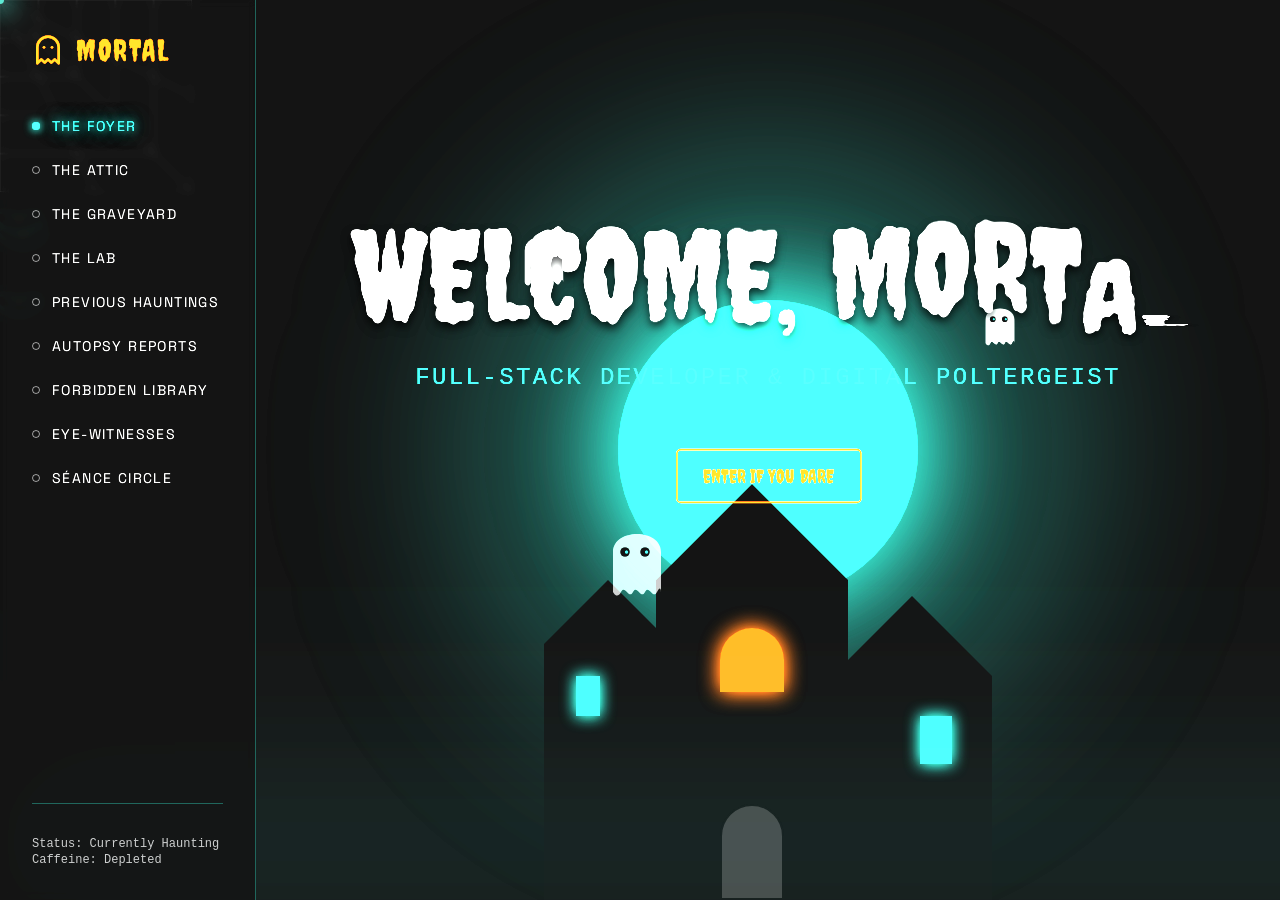
<file: index.html>
<!doctype html>
<html lang="en">
  <head>
    <meta charset="UTF-8" />
    <link rel="icon" type="image/svg+xml" href="/vite.svg" />
    <meta name="viewport" content="width=device-width, initial-scale=1.0" />
    <title>Mystery Haunting</title>
    <script type="module" crossorigin src="./assets/main.js"></script>
    <link rel="modulepreload" crossorigin href="./components/Icons.js">
    <link rel="modulepreload" crossorigin href="./components/GlobalEffects.js">
    <link rel="modulepreload" crossorigin href="./components/Layout.js">
    <link rel="stylesheet" crossorigin href="./assets/main.css">
  </head>
  <body>
    <div id="root"></div>
  </body>
</html>
</file>
<file: assets/main.css>
@import"https://fonts.googleapis.com/css2?family=Creepster&family=Space+Grotesk:wght@400;500;600;700&display=swap";@tailwind base;@tailwind components;@tailwind utilities;*,:before,:after{--tw-border-spacing-x: 0;--tw-border-spacing-y: 0;--tw-translate-x: 0;--tw-translate-y: 0;--tw-rotate: 0;--tw-skew-x: 0;--tw-skew-y: 0;--tw-scale-x: 1;--tw-scale-y: 1;--tw-pan-x: ;--tw-pan-y: ;--tw-pinch-zoom: ;--tw-scroll-snap-strictness: proximity;--tw-gradient-from-position: ;--tw-gradient-via-position: ;--tw-gradient-to-position: ;--tw-ordinal: ;--tw-slashed-zero: ;--tw-numeric-figure: ;--tw-numeric-spacing: ;--tw-numeric-fraction: ;--tw-ring-inset: ;--tw-ring-offset-width: 0px;--tw-ring-offset-color: #fff;--tw-ring-color: rgb(59 130 246 / .5);--tw-ring-offset-shadow: 0 0 #0000;--tw-ring-shadow: 0 0 #0000;--tw-shadow: 0 0 #0000;--tw-shadow-colored: 0 0 #0000;--tw-blur: ;--tw-brightness: ;--tw-contrast: ;--tw-grayscale: ;--tw-hue-rotate: ;--tw-invert: ;--tw-saturate: ;--tw-sepia: ;--tw-drop-shadow: ;--tw-backdrop-blur: ;--tw-backdrop-brightness: ;--tw-backdrop-contrast: ;--tw-backdrop-grayscale: ;--tw-backdrop-hue-rotate: ;--tw-backdrop-invert: ;--tw-backdrop-opacity: ;--tw-backdrop-saturate: ;--tw-backdrop-sepia: ;--tw-contain-size: ;--tw-contain-layout: ;--tw-contain-paint: ;--tw-contain-style: }::backdrop{--tw-border-spacing-x: 0;--tw-border-spacing-y: 0;--tw-translate-x: 0;--tw-translate-y: 0;--tw-rotate: 0;--tw-skew-x: 0;--tw-skew-y: 0;--tw-scale-x: 1;--tw-scale-y: 1;--tw-pan-x: ;--tw-pan-y: ;--tw-pinch-zoom: ;--tw-scroll-snap-strictness: proximity;--tw-gradient-from-position: ;--tw-gradient-via-position: ;--tw-gradient-to-position: ;--tw-ordinal: ;--tw-slashed-zero: ;--tw-numeric-figure: ;--tw-numeric-spacing: ;--tw-numeric-fraction: ;--tw-ring-inset: ;--tw-ring-offset-width: 0px;--tw-ring-offset-color: #fff;--tw-ring-color: rgb(59 130 246 / .5);--tw-ring-offset-shadow: 0 0 #0000;--tw-ring-shadow: 0 0 #0000;--tw-shadow: 0 0 #0000;--tw-shadow-colored: 0 0 #0000;--tw-blur: ;--tw-brightness: ;--tw-contrast: ;--tw-grayscale: ;--tw-hue-rotate: ;--tw-invert: ;--tw-saturate: ;--tw-sepia: ;--tw-drop-shadow: ;--tw-backdrop-blur: ;--tw-backdrop-brightness: ;--tw-backdrop-contrast: ;--tw-backdrop-grayscale: ;--tw-backdrop-hue-rotate: ;--tw-backdrop-invert: ;--tw-backdrop-opacity: ;--tw-backdrop-saturate: ;--tw-backdrop-sepia: ;--tw-contain-size: ;--tw-contain-layout: ;--tw-contain-paint: ;--tw-contain-style: }*,:before,:after{box-sizing:border-box;border-width:0;border-style:solid;border-color:#e5e7eb}:before,:after{--tw-content: ""}html,:host{line-height:1.5;-webkit-text-size-adjust:100%;-moz-tab-size:4;-o-tab-size:4;tab-size:4;font-family:Space Grotesk,sans-serif;font-feature-settings:normal;font-variation-settings:normal;-webkit-tap-highlight-color:transparent}body{margin:0;line-height:inherit}hr{height:0;color:inherit;border-top-width:1px}abbr:where([title]){-webkit-text-decoration:underline dotted;text-decoration:underline dotted}h1,h2,h3,h4,h5,h6{font-size:inherit;font-weight:inherit}a{color:inherit;text-decoration:inherit}b,strong{font-weight:bolder}code,kbd,samp,pre{font-family:ui-monospace,SFMono-Regular,Menlo,Monaco,Consolas,Liberation Mono,Courier New,monospace;font-feature-settings:normal;font-variation-settings:normal;font-size:1em}small{font-size:80%}sub,sup{font-size:75%;line-height:0;position:relative;vertical-align:baseline}sub{bottom:-.25em}sup{top:-.5em}table{text-indent:0;border-color:inherit;border-collapse:collapse}button,input,optgroup,select,textarea{font-family:inherit;font-feature-settings:inherit;font-variation-settings:inherit;font-size:100%;font-weight:inherit;line-height:inherit;letter-spacing:inherit;color:inherit;margin:0;padding:0}button,select{text-transform:none}button,input:where([type=button]),input:where([type=reset]),input:where([type=submit]){-webkit-appearance:button;background-color:transparent;background-image:none}:-moz-focusring{outline:auto}:-moz-ui-invalid{box-shadow:none}progress{vertical-align:baseline}::-webkit-inner-spin-button,::-webkit-outer-spin-button{height:auto}[type=search]{-webkit-appearance:textfield;outline-offset:-2px}::-webkit-search-decoration{-webkit-appearance:none}::-webkit-file-upload-button{-webkit-appearance:button;font:inherit}summary{display:list-item}blockquote,dl,dd,h1,h2,h3,h4,h5,h6,hr,figure,p,pre{margin:0}fieldset{margin:0;padding:0}legend{padding:0}ol,ul,menu{list-style:none;margin:0;padding:0}dialog{padding:0}textarea{resize:vertical}input::-moz-placeholder,textarea::-moz-placeholder{opacity:1;color:#9ca3af}input::placeholder,textarea::placeholder{opacity:1;color:#9ca3af}button,[role=button]{cursor:pointer}:disabled{cursor:default}img,svg,video,canvas,audio,iframe,embed,object{display:block;vertical-align:middle}img,video{max-width:100%;height:auto}[hidden]:where(:not([hidden=until-found])){display:none}body{overflow-x:hidden;--tw-bg-opacity: 1;background-color:rgb(10 10 10 / var(--tw-bg-opacity, 1));font-family:Space Grotesk,sans-serif;--tw-text-opacity: 1;color:rgb(245 245 244 / var(--tw-text-opacity, 1));cursor:none}::-webkit-scrollbar{width:8px}::-webkit-scrollbar-track{--tw-bg-opacity: 1;background-color:rgb(10 10 10 / var(--tw-bg-opacity, 1))}::-webkit-scrollbar-thumb{border-radius:9999px;background-color:#2dd4bf4d}::-webkit-scrollbar-thumb:hover{background-color:#2dd4bf99}.pointer-events-none{pointer-events:none}.fixed{position:fixed}.absolute{position:absolute}.relative{position:relative}.inset-0{top:0;right:0;bottom:0;left:0}.-bottom-10{bottom:-2.5rem}.-bottom-12{bottom:-3rem}.-bottom-2{bottom:-.5rem}.-bottom-4{bottom:-1rem}.-right-4{right:-1rem}.-top-10{top:-2.5rem}.-top-16{top:-4rem}.-top-20{top:-5rem}.-top-24{top:-6rem}.-top-32{top:-8rem}.-top-4{top:-1rem}.bottom-0{bottom:0}.bottom-1\/3{bottom:33.333333%}.bottom-12{bottom:3rem}.bottom-4{bottom:1rem}.bottom-full{bottom:100%}.left-0{left:0}.left-1\/2{left:50%}.left-1\/3{left:33.333333%}.left-1\/4{left:25%}.left-16{left:4rem}.left-2{left:.5rem}.left-4{left:1rem}.left-8{left:2rem}.left-\[50px\]{left:50px}.right-0{right:0}.right-1\/4{right:25%}.right-10{right:2.5rem}.right-16{right:4rem}.right-2{right:.5rem}.right-4{right:1rem}.top-0{top:0}.top-1\/2{top:50%}.top-1\/3{top:33.333333%}.top-1\/4{top:25%}.top-10{top:2.5rem}.top-12{top:3rem}.top-4{top:1rem}.top-8{top:2rem}.-z-10{z-index:-10}.z-10{z-index:10}.z-20{z-index:20}.z-30{z-index:30}.z-40{z-index:40}.z-50{z-index:50}.z-\[100\]{z-index:100}.col-span-2{grid-column:span 2 / span 2}.mx-auto{margin-left:auto;margin-right:auto}.-ml-12{margin-left:-3rem}.-ml-4{margin-left:-1rem}.-mt-16{margin-top:-4rem}.-mt-6{margin-top:-1.5rem}.mb-1{margin-bottom:.25rem}.mb-12{margin-bottom:3rem}.mb-16{margin-bottom:4rem}.mb-2{margin-bottom:.5rem}.mb-20{margin-bottom:5rem}.mb-24{margin-bottom:6rem}.mb-3{margin-bottom:.75rem}.mb-4{margin-bottom:1rem}.mb-6{margin-bottom:1.5rem}.mb-8{margin-bottom:2rem}.mt-2{margin-top:.5rem}.mt-20{margin-top:5rem}.mt-32{margin-top:8rem}.mt-4{margin-top:1rem}.mt-6{margin-top:1.5rem}.mt-8{margin-top:2rem}.mt-\[-20vh\]{margin-top:-20vh}.mt-auto{margin-top:auto}.block{display:block}.inline-block{display:inline-block}.flex{display:flex}.inline-flex{display:inline-flex}.grid{display:grid}.h-0{height:0px}.h-1{height:.25rem}.h-10{height:2.5rem}.h-12{height:3rem}.h-16{height:4rem}.h-2{height:.5rem}.h-20{height:5rem}.h-24{height:6rem}.h-32{height:8rem}.h-4{height:1rem}.h-48{height:12rem}.h-56{height:14rem}.h-60{height:15rem}.h-64{height:16rem}.h-72{height:18rem}.h-8{height:2rem}.h-80{height:20rem}.h-96{height:24rem}.h-\[1px\]{height:1px}.h-\[300px\]{height:300px}.h-\[400px\]{height:400px}.h-\[600px\]{height:600px}.h-full{height:100%}.h-screen{height:100vh}.min-h-full{min-height:100%}.min-h-screen{min-height:100vh}.w-0{width:0px}.w-1{width:.25rem}.w-10{width:2.5rem}.w-12{width:3rem}.w-14{width:3.5rem}.w-16{width:4rem}.w-2{width:.5rem}.w-20{width:5rem}.w-24{width:6rem}.w-32{width:8rem}.w-4{width:1rem}.w-40{width:10rem}.w-48{width:12rem}.w-56{width:14rem}.w-6{width:1.5rem}.w-64{width:16rem}.w-8{width:2rem}.w-\[100px\]{width:100px}.w-\[200\%\]{width:200%}.w-\[300px\]{width:300px}.w-\[600px\]{width:600px}.w-\[800px\]{width:800px}.w-\[calc\(100\%-100px\)\]{width:calc(100% - 100px)}.w-full{width:100%}.max-w-3xl{max-width:48rem}.max-w-4xl{max-width:56rem}.max-w-5xl{max-width:64rem}.max-w-6xl{max-width:72rem}.flex-1{flex:1 1 0%}.origin-bottom{transform-origin:bottom}.origin-top-left{transform-origin:top left}.origin-top-right{transform-origin:top right}.-translate-x-1\/2{--tw-translate-x: -50%;transform:translate(var(--tw-translate-x),var(--tw-translate-y)) rotate(var(--tw-rotate)) skew(var(--tw-skew-x)) skewY(var(--tw-skew-y)) scaleX(var(--tw-scale-x)) scaleY(var(--tw-scale-y))}.-translate-x-full{--tw-translate-x: -100%;transform:translate(var(--tw-translate-x),var(--tw-translate-y)) rotate(var(--tw-rotate)) skew(var(--tw-skew-x)) skewY(var(--tw-skew-y)) scaleX(var(--tw-scale-x)) scaleY(var(--tw-scale-y))}.-translate-y-1\/2{--tw-translate-y: -50%;transform:translate(var(--tw-translate-x),var(--tw-translate-y)) rotate(var(--tw-rotate)) skew(var(--tw-skew-x)) skewY(var(--tw-skew-y)) scaleX(var(--tw-scale-x)) scaleY(var(--tw-scale-y))}.-rotate-90{--tw-rotate: -90deg;transform:translate(var(--tw-translate-x),var(--tw-translate-y)) rotate(var(--tw-rotate)) skew(var(--tw-skew-x)) skewY(var(--tw-skew-y)) scaleX(var(--tw-scale-x)) scaleY(var(--tw-scale-y))}.rotate-12{--tw-rotate: 12deg;transform:translate(var(--tw-translate-x),var(--tw-translate-y)) rotate(var(--tw-rotate)) skew(var(--tw-skew-x)) skewY(var(--tw-skew-y)) scaleX(var(--tw-scale-x)) scaleY(var(--tw-scale-y))}.rotate-45{--tw-rotate: 45deg;transform:translate(var(--tw-translate-x),var(--tw-translate-y)) rotate(var(--tw-rotate)) skew(var(--tw-skew-x)) skewY(var(--tw-skew-y)) scaleX(var(--tw-scale-x)) scaleY(var(--tw-scale-y))}.rotate-90{--tw-rotate: 90deg;transform:translate(var(--tw-translate-x),var(--tw-translate-y)) rotate(var(--tw-rotate)) skew(var(--tw-skew-x)) skewY(var(--tw-skew-y)) scaleX(var(--tw-scale-x)) scaleY(var(--tw-scale-y))}.rotate-\[-15deg\]{--tw-rotate: -15deg;transform:translate(var(--tw-translate-x),var(--tw-translate-y)) rotate(var(--tw-rotate)) skew(var(--tw-skew-x)) skewY(var(--tw-skew-y)) scaleX(var(--tw-scale-x)) scaleY(var(--tw-scale-y))}.scale-x-\[-1\]{--tw-scale-x: -1;transform:translate(var(--tw-translate-x),var(--tw-translate-y)) rotate(var(--tw-rotate)) skew(var(--tw-skew-x)) skewY(var(--tw-skew-y)) scaleX(var(--tw-scale-x)) scaleY(var(--tw-scale-y))}.transform{transform:translate(var(--tw-translate-x),var(--tw-translate-y)) rotate(var(--tw-rotate)) skew(var(--tw-skew-x)) skewY(var(--tw-skew-y)) scaleX(var(--tw-scale-x)) scaleY(var(--tw-scale-y))}@keyframes bounce{0%,to{transform:translateY(-25%);animation-timing-function:cubic-bezier(.8,0,1,1)}50%{transform:none;animation-timing-function:cubic-bezier(0,0,.2,1)}}.animate-bounce{animation:bounce 1s infinite}@keyframes pulse{50%{opacity:.5}}.animate-pulse{animation:pulse 2s cubic-bezier(.4,0,.6,1) infinite}.cursor-pointer{cursor:pointer}.resize-none{resize:none}.grid-cols-1{grid-template-columns:repeat(1,minmax(0,1fr))}.grid-cols-2{grid-template-columns:repeat(2,minmax(0,1fr))}.flex-col{flex-direction:column}.items-end{align-items:flex-end}.items-center{align-items:center}.justify-center{justify-content:center}.justify-between{justify-content:space-between}.justify-around{justify-content:space-around}.gap-16{gap:4rem}.gap-2{gap:.5rem}.gap-3{gap:.75rem}.gap-6{gap:1.5rem}.gap-8{gap:2rem}.gap-x-12{-moz-column-gap:3rem;column-gap:3rem}.gap-y-24{row-gap:6rem}.space-y-12>:not([hidden])~:not([hidden]){--tw-space-y-reverse: 0;margin-top:calc(3rem * calc(1 - var(--tw-space-y-reverse)));margin-bottom:calc(3rem * var(--tw-space-y-reverse))}.space-y-24>:not([hidden])~:not([hidden]){--tw-space-y-reverse: 0;margin-top:calc(6rem * calc(1 - var(--tw-space-y-reverse)));margin-bottom:calc(6rem * var(--tw-space-y-reverse))}.space-y-4>:not([hidden])~:not([hidden]){--tw-space-y-reverse: 0;margin-top:calc(1rem * calc(1 - var(--tw-space-y-reverse)));margin-bottom:calc(1rem * var(--tw-space-y-reverse))}.space-y-6>:not([hidden])~:not([hidden]){--tw-space-y-reverse: 0;margin-top:calc(1.5rem * calc(1 - var(--tw-space-y-reverse)));margin-bottom:calc(1.5rem * var(--tw-space-y-reverse))}.overflow-hidden{overflow:hidden}.overflow-y-auto{overflow-y:auto}.overflow-x-hidden{overflow-x:hidden}.whitespace-nowrap{white-space:nowrap}.rounded{border-radius:.25rem}.rounded-\[100\%\]{border-radius:100%}.rounded-full{border-radius:9999px}.rounded-lg{border-radius:.5rem}.rounded-md{border-radius:.375rem}.rounded-sm{border-radius:.125rem}.rounded-xl{border-radius:.75rem}.rounded-t-full{border-top-left-radius:9999px;border-top-right-radius:9999px}.border{border-width:1px}.border-2{border-width:2px}.border-4{border-width:4px}.border-8{border-width:8px}.border-b{border-bottom-width:1px}.border-b-2{border-bottom-width:2px}.border-b-4{border-bottom-width:4px}.border-b-8{border-bottom-width:8px}.border-b-\[64px\]{border-bottom-width:64px}.border-b-\[80px\]{border-bottom-width:80px}.border-b-\[96px\]{border-bottom-width:96px}.border-l-\[64px\]{border-left-width:64px}.border-l-\[80px\]{border-left-width:80px}.border-l-\[96px\]{border-left-width:96px}.border-r{border-right-width:1px}.border-r-\[64px\]{border-right-width:64px}.border-r-\[80px\]{border-right-width:80px}.border-r-\[96px\]{border-right-width:96px}.border-t{border-top-width:1px}.border-\[\#111\]{--tw-border-opacity: 1;border-color:rgb(17 17 17 / var(--tw-border-opacity, 1))}.border-\[\#2c3e50\]{--tw-border-opacity: 1;border-color:rgb(44 62 80 / var(--tw-border-opacity, 1))}.border-\[\#2d1b15\]{--tw-border-opacity: 1;border-color:rgb(45 27 21 / var(--tw-border-opacity, 1))}.border-\[\#333\]{--tw-border-opacity: 1;border-color:rgb(51 51 51 / var(--tw-border-opacity, 1))}.border-\[\#3e2723\]{--tw-border-opacity: 1;border-color:rgb(62 39 35 / var(--tw-border-opacity, 1))}.border-\[\#444\]{--tw-border-opacity: 1;border-color:rgb(68 68 68 / var(--tw-border-opacity, 1))}.border-\[\#555\]{--tw-border-opacity: 1;border-color:rgb(85 85 85 / var(--tw-border-opacity, 1))}.border-\[\#8b0000\]{--tw-border-opacity: 1;border-color:rgb(139 0 0 / var(--tw-border-opacity, 1))}.border-\[\#d5d0c4\]{--tw-border-opacity: 1;border-color:rgb(213 208 196 / var(--tw-border-opacity, 1))}.border-\[\#dcd3b6\]{--tw-border-opacity: 1;border-color:rgb(220 211 182 / var(--tw-border-opacity, 1))}.border-black\/30{border-color:#0000004d}.border-bone\/10{border-color:#f5f5f41a}.border-bone\/20{border-color:#f5f5f433}.border-bone\/30{border-color:#f5f5f44d}.border-bone\/5{border-color:#f5f5f40d}.border-bone\/50{border-color:#f5f5f480}.border-ghost-teal{--tw-border-opacity: 1;border-color:rgb(45 212 191 / var(--tw-border-opacity, 1))}.border-ghost-teal\/20{border-color:#2dd4bf33}.border-ghost-teal\/30{border-color:#2dd4bf4d}.border-pumpkin{--tw-border-opacity: 1;border-color:rgb(249 115 22 / var(--tw-border-opacity, 1))}.border-spooky-black{--tw-border-opacity: 1;border-color:rgb(10 10 10 / var(--tw-border-opacity, 1))}.border-b-spooky-black{--tw-border-opacity: 1;border-bottom-color:rgb(10 10 10 / var(--tw-border-opacity, 1))}.border-l-transparent{border-left-color:transparent}.border-r-transparent{border-right-color:transparent}.bg-\[\#111\]{--tw-bg-opacity: 1;background-color:rgb(17 17 17 / var(--tw-bg-opacity, 1))}.bg-\[\#1a1a1a\]{--tw-bg-opacity: 1;background-color:rgb(26 26 26 / var(--tw-bg-opacity, 1))}.bg-\[\#222\]{--tw-bg-opacity: 1;background-color:rgb(34 34 34 / var(--tw-bg-opacity, 1))}.bg-\[\#2a2a2a\]{--tw-bg-opacity: 1;background-color:rgb(42 42 42 / var(--tw-bg-opacity, 1))}.bg-\[\#2d1b15\]{--tw-bg-opacity: 1;background-color:rgb(45 27 21 / var(--tw-bg-opacity, 1))}.bg-\[\#d4af37\]\/30{background-color:#d4af374d}.bg-\[\#d4c4a8\]{--tw-bg-opacity: 1;background-color:rgb(212 196 168 / var(--tw-bg-opacity, 1))}.bg-\[\#f4f1ea\]{--tw-bg-opacity: 1;background-color:rgb(244 241 234 / var(--tw-bg-opacity, 1))}.bg-\[\#fff9e6\]{--tw-bg-opacity: 1;background-color:rgb(255 249 230 / var(--tw-bg-opacity, 1))}.bg-bone{--tw-bg-opacity: 1;background-color:rgb(245 245 244 / var(--tw-bg-opacity, 1))}.bg-bone\/10{background-color:#f5f5f41a}.bg-bone\/20{background-color:#f5f5f433}.bg-bone\/40{background-color:#f5f5f466}.bg-bone\/5{background-color:#f5f5f40d}.bg-bone\/90{background-color:#f5f5f4e6}.bg-ghost-teal{--tw-bg-opacity: 1;background-color:rgb(45 212 191 / var(--tw-bg-opacity, 1))}.bg-ghost-teal-light{--tw-bg-opacity: 1;background-color:rgb(94 234 212 / var(--tw-bg-opacity, 1))}.bg-ghost-teal\/10{background-color:#2dd4bf1a}.bg-ghost-teal\/20{background-color:#2dd4bf33}.bg-ghost-teal\/40{background-color:#2dd4bf66}.bg-ghost-teal\/80{background-color:#2dd4bfcc}.bg-pumpkin{--tw-bg-opacity: 1;background-color:rgb(249 115 22 / var(--tw-bg-opacity, 1))}.bg-pumpkin\/10{background-color:#f973161a}.bg-pumpkin\/80{background-color:#f97316cc}.bg-spooky-black{--tw-bg-opacity: 1;background-color:rgb(10 10 10 / var(--tw-bg-opacity, 1))}.bg-spooky-black\/80{background-color:#0a0a0acc}.bg-spooky-black\/90{background-color:#0a0a0ae6}.bg-transparent{background-color:transparent}.bg-white{--tw-bg-opacity: 1;background-color:rgb(255 255 255 / var(--tw-bg-opacity, 1))}.bg-gradient-to-t{background-image:linear-gradient(to top,var(--tw-gradient-stops))}.from-ghost-teal\/20{--tw-gradient-from: rgb(45 212 191 / .2) var(--tw-gradient-from-position);--tw-gradient-to: rgb(45 212 191 / 0) var(--tw-gradient-to-position);--tw-gradient-stops: var(--tw-gradient-from), var(--tw-gradient-to)}.via-ghost-teal\/5{--tw-gradient-to: rgb(45 212 191 / 0) var(--tw-gradient-to-position);--tw-gradient-stops: var(--tw-gradient-from), rgb(45 212 191 / .05) var(--tw-gradient-via-position), var(--tw-gradient-to)}.to-transparent{--tw-gradient-to: transparent var(--tw-gradient-to-position)}.fill-\[\#111\]{fill:#111}.p-12{padding:3rem}.p-4{padding:1rem}.p-6{padding:1.5rem}.p-8{padding:2rem}.px-12{padding-left:3rem;padding-right:3rem}.px-2{padding-left:.5rem;padding-right:.5rem}.px-4{padding-left:1rem;padding-right:1rem}.px-6{padding-left:1.5rem;padding-right:1.5rem}.px-8{padding-left:2rem;padding-right:2rem}.py-1{padding-top:.25rem;padding-bottom:.25rem}.py-3{padding-top:.75rem;padding-bottom:.75rem}.py-4{padding-top:1rem;padding-bottom:1rem}.py-8{padding-top:2rem;padding-bottom:2rem}.pb-1{padding-bottom:.25rem}.pb-2{padding-bottom:.5rem}.pb-4{padding-bottom:1rem}.pl-8{padding-left:2rem}.pr-20{padding-right:5rem}.pt-6{padding-top:1.5rem}.pt-8{padding-top:2rem}.text-center{text-align:center}.text-right{text-align:right}.font-mono{font-family:ui-monospace,SFMono-Regular,Menlo,Monaco,Consolas,Liberation Mono,Courier New,monospace}.font-sans{font-family:Space Grotesk,sans-serif}.font-spooky{font-family:Creepster,cursive}.text-2xl{font-size:1.5rem;line-height:2rem}.text-3xl{font-size:1.875rem;line-height:2.25rem}.text-4xl{font-size:2.25rem;line-height:2.5rem}.text-5xl{font-size:3rem;line-height:1}.text-7xl{font-size:4.5rem;line-height:1}.text-\[10px\]{font-size:10px}.text-sm{font-size:.875rem;line-height:1.25rem}.text-xl{font-size:1.25rem;line-height:1.75rem}.text-xs{font-size:.75rem;line-height:1rem}.font-bold{font-weight:700}.uppercase{text-transform:uppercase}.italic{font-style:italic}.leading-relaxed{line-height:1.625}.leading-tight{line-height:1.25}.tracking-\[0\.5em\]{letter-spacing:.5em}.tracking-wider{letter-spacing:.05em}.tracking-widest{letter-spacing:.1em}.text-\[\#222\]{--tw-text-opacity: 1;color:rgb(34 34 34 / var(--tw-text-opacity, 1))}.text-\[\#2a2a2a\]{--tw-text-opacity: 1;color:rgb(42 42 42 / var(--tw-text-opacity, 1))}.text-\[\#2c3e50\]{--tw-text-opacity: 1;color:rgb(44 62 80 / var(--tw-text-opacity, 1))}.text-\[\#3e2723\]{--tw-text-opacity: 1;color:rgb(62 39 35 / var(--tw-text-opacity, 1))}.text-\[\#8b0000\]{--tw-text-opacity: 1;color:rgb(139 0 0 / var(--tw-text-opacity, 1))}.text-\[\#d4af37\]{--tw-text-opacity: 1;color:rgb(212 175 55 / var(--tw-text-opacity, 1))}.text-bone{--tw-text-opacity: 1;color:rgb(245 245 244 / var(--tw-text-opacity, 1))}.text-bone\/20{color:#f5f5f433}.text-bone\/30{color:#f5f5f44d}.text-bone\/40{color:#f5f5f466}.text-bone\/50{color:#f5f5f480}.text-bone\/60{color:#f5f5f499}.text-bone\/70{color:#f5f5f4b3}.text-bone\/80{color:#f5f5f4cc}.text-ghost-teal{--tw-text-opacity: 1;color:rgb(45 212 191 / var(--tw-text-opacity, 1))}.text-ghost-teal\/50{color:#2dd4bf80}.text-gray-600{--tw-text-opacity: 1;color:rgb(75 85 99 / var(--tw-text-opacity, 1))}.text-pumpkin{--tw-text-opacity: 1;color:rgb(249 115 22 / var(--tw-text-opacity, 1))}.text-spooky-black{--tw-text-opacity: 1;color:rgb(10 10 10 / var(--tw-text-opacity, 1))}.underline{text-decoration-line:underline}.opacity-0{opacity:0}.opacity-20{opacity:.2}.opacity-40{opacity:.4}.opacity-60{opacity:.6}.opacity-80{opacity:.8}.mix-blend-screen{mix-blend-mode:screen}.mix-blend-overlay{mix-blend-mode:overlay}.shadow-2xl{--tw-shadow: 0 25px 50px -12px rgb(0 0 0 / .25);--tw-shadow-colored: 0 25px 50px -12px var(--tw-shadow-color);box-shadow:var(--tw-ring-offset-shadow, 0 0 #0000),var(--tw-ring-shadow, 0 0 #0000),var(--tw-shadow)}.shadow-\[0_0_100px_\#2dd4bf\]{--tw-shadow: 0 0 100px #2dd4bf;--tw-shadow-colored: 0 0 100px var(--tw-shadow-color);box-shadow:var(--tw-ring-offset-shadow, 0 0 #0000),var(--tw-ring-shadow, 0 0 #0000),var(--tw-shadow)}.shadow-\[0_0_10px_\#f97316\]{--tw-shadow: 0 0 10px #f97316;--tw-shadow-colored: 0 0 10px var(--tw-shadow-color);box-shadow:var(--tw-ring-offset-shadow, 0 0 #0000),var(--tw-ring-shadow, 0 0 #0000),var(--tw-shadow)}.shadow-\[0_0_15px_\#2dd4bf\]{--tw-shadow: 0 0 15px #2dd4bf;--tw-shadow-colored: 0 0 15px var(--tw-shadow-color);box-shadow:var(--tw-ring-offset-shadow, 0 0 #0000),var(--tw-ring-shadow, 0 0 #0000),var(--tw-shadow)}.shadow-\[0_0_20px_\#f97316\]{--tw-shadow: 0 0 20px #f97316;--tw-shadow-colored: 0 0 20px var(--tw-shadow-color);box-shadow:var(--tw-ring-offset-shadow, 0 0 #0000),var(--tw-ring-shadow, 0 0 #0000),var(--tw-shadow)}.shadow-\[0_0_8px_\#2dd4bf\]{--tw-shadow: 0 0 8px #2dd4bf;--tw-shadow-colored: 0 0 8px var(--tw-shadow-color);box-shadow:var(--tw-ring-offset-shadow, 0 0 #0000),var(--tw-ring-shadow, 0 0 #0000),var(--tw-shadow)}.shadow-\[0_10px_20px_rgba\(0\,0\,0\,0\.5\)\]{--tw-shadow: 0 10px 20px rgba(0,0,0,.5);--tw-shadow-colored: 0 10px 20px var(--tw-shadow-color);box-shadow:var(--tw-ring-offset-shadow, 0 0 #0000),var(--tw-ring-shadow, 0 0 #0000),var(--tw-shadow)}.shadow-\[inset_0_0_20px_rgba\(0\,0\,0\,0\.8\)\]{--tw-shadow: inset 0 0 20px rgba(0,0,0,.8);--tw-shadow-colored: inset 0 0 20px var(--tw-shadow-color);box-shadow:var(--tw-ring-offset-shadow, 0 0 #0000),var(--tw-ring-shadow, 0 0 #0000),var(--tw-shadow)}.shadow-\[inset_0_0_50px_rgba\(0\,0\,0\,0\.8\)\]{--tw-shadow: inset 0 0 50px rgba(0,0,0,.8);--tw-shadow-colored: inset 0 0 50px var(--tw-shadow-color);box-shadow:var(--tw-ring-offset-shadow, 0 0 #0000),var(--tw-ring-shadow, 0 0 #0000),var(--tw-shadow)}.shadow-lg{--tw-shadow: 0 10px 15px -3px rgb(0 0 0 / .1), 0 4px 6px -4px rgb(0 0 0 / .1);--tw-shadow-colored: 0 10px 15px -3px var(--tw-shadow-color), 0 4px 6px -4px var(--tw-shadow-color);box-shadow:var(--tw-ring-offset-shadow, 0 0 #0000),var(--tw-ring-shadow, 0 0 #0000),var(--tw-shadow)}.shadow-md{--tw-shadow: 0 4px 6px -1px rgb(0 0 0 / .1), 0 2px 4px -2px rgb(0 0 0 / .1);--tw-shadow-colored: 0 4px 6px -1px var(--tw-shadow-color), 0 2px 4px -2px var(--tw-shadow-color);box-shadow:var(--tw-ring-offset-shadow, 0 0 #0000),var(--tw-ring-shadow, 0 0 #0000),var(--tw-shadow)}.shadow-xl{--tw-shadow: 0 20px 25px -5px rgb(0 0 0 / .1), 0 8px 10px -6px rgb(0 0 0 / .1);--tw-shadow-colored: 0 20px 25px -5px var(--tw-shadow-color), 0 8px 10px -6px var(--tw-shadow-color);box-shadow:var(--tw-ring-offset-shadow, 0 0 #0000),var(--tw-ring-shadow, 0 0 #0000),var(--tw-shadow)}.blur-3xl{--tw-blur: blur(64px);filter:var(--tw-blur) var(--tw-brightness) var(--tw-contrast) var(--tw-grayscale) var(--tw-hue-rotate) var(--tw-invert) var(--tw-saturate) var(--tw-sepia) var(--tw-drop-shadow)}.blur-\[100px\]{--tw-blur: blur(100px);filter:var(--tw-blur) var(--tw-brightness) var(--tw-contrast) var(--tw-grayscale) var(--tw-hue-rotate) var(--tw-invert) var(--tw-saturate) var(--tw-sepia) var(--tw-drop-shadow)}.blur-\[2px\]{--tw-blur: blur(2px);filter:var(--tw-blur) var(--tw-brightness) var(--tw-contrast) var(--tw-grayscale) var(--tw-hue-rotate) var(--tw-invert) var(--tw-saturate) var(--tw-sepia) var(--tw-drop-shadow)}.blur-md{--tw-blur: blur(12px);filter:var(--tw-blur) var(--tw-brightness) var(--tw-contrast) var(--tw-grayscale) var(--tw-hue-rotate) var(--tw-invert) var(--tw-saturate) var(--tw-sepia) var(--tw-drop-shadow)}.drop-shadow{--tw-drop-shadow: drop-shadow(0 1px 2px rgb(0 0 0 / .1)) drop-shadow(0 1px 1px rgb(0 0 0 / .06));filter:var(--tw-blur) var(--tw-brightness) var(--tw-contrast) var(--tw-grayscale) var(--tw-hue-rotate) var(--tw-invert) var(--tw-saturate) var(--tw-sepia) var(--tw-drop-shadow)}.drop-shadow-2xl{--tw-drop-shadow: drop-shadow(0 25px 25px rgb(0 0 0 / .15));filter:var(--tw-blur) var(--tw-brightness) var(--tw-contrast) var(--tw-grayscale) var(--tw-hue-rotate) var(--tw-invert) var(--tw-saturate) var(--tw-sepia) var(--tw-drop-shadow)}.drop-shadow-\[0_0_15px_rgba\(255\,255\,255\,0\.1\)\]{--tw-drop-shadow: drop-shadow(0 0 15px rgba(255,255,255,.1));filter:var(--tw-blur) var(--tw-brightness) var(--tw-contrast) var(--tw-grayscale) var(--tw-hue-rotate) var(--tw-invert) var(--tw-saturate) var(--tw-sepia) var(--tw-drop-shadow)}.drop-shadow-\[0_0_15px_rgba\(45\,212\,191\,0\.2\)\]{--tw-drop-shadow: drop-shadow(0 0 15px rgba(45,212,191,.2));filter:var(--tw-blur) var(--tw-brightness) var(--tw-contrast) var(--tw-grayscale) var(--tw-hue-rotate) var(--tw-invert) var(--tw-saturate) var(--tw-sepia) var(--tw-drop-shadow)}.drop-shadow-\[0_0_5px_rgba\(45\,212\,191\,0\.3\)\]{--tw-drop-shadow: drop-shadow(0 0 5px rgba(45,212,191,.3));filter:var(--tw-blur) var(--tw-brightness) var(--tw-contrast) var(--tw-grayscale) var(--tw-hue-rotate) var(--tw-invert) var(--tw-saturate) var(--tw-sepia) var(--tw-drop-shadow)}.drop-shadow-\[0_10px_10px_rgba\(0\,0\,0\,0\.8\)\]{--tw-drop-shadow: drop-shadow(0 10px 10px rgba(0,0,0,.8));filter:var(--tw-blur) var(--tw-brightness) var(--tw-contrast) var(--tw-grayscale) var(--tw-hue-rotate) var(--tw-invert) var(--tw-saturate) var(--tw-sepia) var(--tw-drop-shadow)}.drop-shadow-\[0_5px_5px_rgba\(0\,0\,0\,0\.8\)\]{--tw-drop-shadow: drop-shadow(0 5px 5px rgba(0,0,0,.8));filter:var(--tw-blur) var(--tw-brightness) var(--tw-contrast) var(--tw-grayscale) var(--tw-hue-rotate) var(--tw-invert) var(--tw-saturate) var(--tw-sepia) var(--tw-drop-shadow)}.drop-shadow-md{--tw-drop-shadow: drop-shadow(0 4px 3px rgb(0 0 0 / .07)) drop-shadow(0 2px 2px rgb(0 0 0 / .06));filter:var(--tw-blur) var(--tw-brightness) var(--tw-contrast) var(--tw-grayscale) var(--tw-hue-rotate) var(--tw-invert) var(--tw-saturate) var(--tw-sepia) var(--tw-drop-shadow)}.drop-shadow-xl{--tw-drop-shadow: drop-shadow(0 20px 13px rgb(0 0 0 / .03)) drop-shadow(0 8px 5px rgb(0 0 0 / .08));filter:var(--tw-blur) var(--tw-brightness) var(--tw-contrast) var(--tw-grayscale) var(--tw-hue-rotate) var(--tw-invert) var(--tw-saturate) var(--tw-sepia) var(--tw-drop-shadow)}.filter{filter:var(--tw-blur) var(--tw-brightness) var(--tw-contrast) var(--tw-grayscale) var(--tw-hue-rotate) var(--tw-invert) var(--tw-saturate) var(--tw-sepia) var(--tw-drop-shadow)}.backdrop-blur-md{--tw-backdrop-blur: blur(12px);-webkit-backdrop-filter:var(--tw-backdrop-blur) var(--tw-backdrop-brightness) var(--tw-backdrop-contrast) var(--tw-backdrop-grayscale) var(--tw-backdrop-hue-rotate) var(--tw-backdrop-invert) var(--tw-backdrop-opacity) var(--tw-backdrop-saturate) var(--tw-backdrop-sepia);backdrop-filter:var(--tw-backdrop-blur) var(--tw-backdrop-brightness) var(--tw-backdrop-contrast) var(--tw-backdrop-grayscale) var(--tw-backdrop-hue-rotate) var(--tw-backdrop-invert) var(--tw-backdrop-opacity) var(--tw-backdrop-saturate) var(--tw-backdrop-sepia)}.backdrop-blur-sm{--tw-backdrop-blur: blur(4px);-webkit-backdrop-filter:var(--tw-backdrop-blur) var(--tw-backdrop-brightness) var(--tw-backdrop-contrast) var(--tw-backdrop-grayscale) var(--tw-backdrop-hue-rotate) var(--tw-backdrop-invert) var(--tw-backdrop-opacity) var(--tw-backdrop-saturate) var(--tw-backdrop-sepia);backdrop-filter:var(--tw-backdrop-blur) var(--tw-backdrop-brightness) var(--tw-backdrop-contrast) var(--tw-backdrop-grayscale) var(--tw-backdrop-hue-rotate) var(--tw-backdrop-invert) var(--tw-backdrop-opacity) var(--tw-backdrop-saturate) var(--tw-backdrop-sepia)}.transition{transition-property:color,background-color,border-color,text-decoration-color,fill,stroke,opacity,box-shadow,transform,filter,backdrop-filter;transition-timing-function:cubic-bezier(.4,0,.2,1);transition-duration:.15s}.transition-all{transition-property:all;transition-timing-function:cubic-bezier(.4,0,.2,1);transition-duration:.15s}.transition-colors{transition-property:color,background-color,border-color,text-decoration-color,fill,stroke;transition-timing-function:cubic-bezier(.4,0,.2,1);transition-duration:.15s}.transition-opacity{transition-property:opacity;transition-timing-function:cubic-bezier(.4,0,.2,1);transition-duration:.15s}.transition-transform{transition-property:transform;transition-timing-function:cubic-bezier(.4,0,.2,1);transition-duration:.15s}.duration-300{transition-duration:.3s}.duration-500{transition-duration:.5s}.ease-out{transition-timing-function:cubic-bezier(0,0,.2,1)}.text-glow-teal{text-shadow:0 0 10px rgba(45,212,191,.7),0 0 20px rgba(45,212,191,.5)}@keyframes fog-drift{0%{transform:translate(-10%) scale(1);opacity:.3}50%{transform:translate(10%) scale(1.1);opacity:.5}to{transform:translate(-10%) scale(1);opacity:.3}}.animate-fog{animation:fog-drift 20s infinite ease-in-out}@keyframes lightning-flash{0%,95%,98%,to{opacity:0}96%,99%{opacity:.8}97%{opacity:.3}}.animate-lightning{animation:lightning-flash 15s infinite linear}@keyframes float-ghost{0%,to{transform:translateY(0) translate(0)}25%{transform:translateY(-15px) translate(10px)}50%{transform:translateY(0) translate(20px)}75%{transform:translateY(15px) translate(10px)}}.animate-float-ghost{animation:float-ghost 6s infinite ease-in-out}@keyframes bubble-rise{0%{transform:translateY(100%) scale(.5);opacity:0}50%{opacity:1}to{transform:translateY(-20px) scale(1.5);opacity:0}}.animate-bubble{animation:bubble-rise 2s infinite ease-in}.hover\:border-ghost-teal\/50:hover{border-color:#2dd4bf80}.hover\:bg-pumpkin:hover{--tw-bg-opacity: 1;background-color:rgb(249 115 22 / var(--tw-bg-opacity, 1))}.hover\:text-ghost-teal:hover{--tw-text-opacity: 1;color:rgb(45 212 191 / var(--tw-text-opacity, 1))}.hover\:text-pumpkin:hover{--tw-text-opacity: 1;color:rgb(249 115 22 / var(--tw-text-opacity, 1))}.hover\:text-spooky-black:hover{--tw-text-opacity: 1;color:rgb(10 10 10 / var(--tw-text-opacity, 1))}.focus\:border-pumpkin:focus{--tw-border-opacity: 1;border-color:rgb(249 115 22 / var(--tw-border-opacity, 1))}.focus\:outline-none:focus{outline:2px solid transparent;outline-offset:2px}.disabled\:cursor-not-allowed:disabled{cursor:not-allowed}.disabled\:opacity-50:disabled{opacity:.5}.group:hover .group-hover\:-translate-y-4{--tw-translate-y: -1rem;transform:translate(var(--tw-translate-x),var(--tw-translate-y)) rotate(var(--tw-rotate)) skew(var(--tw-skew-x)) skewY(var(--tw-skew-y)) scaleX(var(--tw-scale-x)) scaleY(var(--tw-scale-y))}.group:hover .group-hover\:translate-x-0{--tw-translate-x: 0px;transform:translate(var(--tw-translate-x),var(--tw-translate-y)) rotate(var(--tw-rotate)) skew(var(--tw-skew-x)) skewY(var(--tw-skew-y)) scaleX(var(--tw-scale-x)) scaleY(var(--tw-scale-y))}.group:hover .group-hover\:border-pumpkin{--tw-border-opacity: 1;border-color:rgb(249 115 22 / var(--tw-border-opacity, 1))}.group:hover .group-hover\:fill-ghost-teal{fill:#2dd4bf}.group:hover .group-hover\:fill-pumpkin{fill:#f97316}.group:hover .group-hover\:text-ghost-teal{--tw-text-opacity: 1;color:rgb(45 212 191 / var(--tw-text-opacity, 1))}.group:hover .group-hover\:opacity-100{opacity:1}@media (min-width: 768px){.md\:left-1\/2{left:50%}.md\:w-1\/2{width:50%}.md\:grid-cols-2{grid-template-columns:repeat(2,minmax(0,1fr))}.md\:flex-row{flex-direction:row}.md\:flex-row-reverse{flex-direction:row-reverse}.md\:pl-0{padding-left:0}.md\:pl-12{padding-left:3rem}.md\:pr-12{padding-right:3rem}.md\:text-right{text-align:right}.md\:text-2xl{font-size:1.5rem;line-height:2rem}.md\:text-9xl{font-size:8rem;line-height:1}}@media (min-width: 1024px){.lg\:grid-cols-3{grid-template-columns:repeat(3,minmax(0,1fr))}}
</file>
